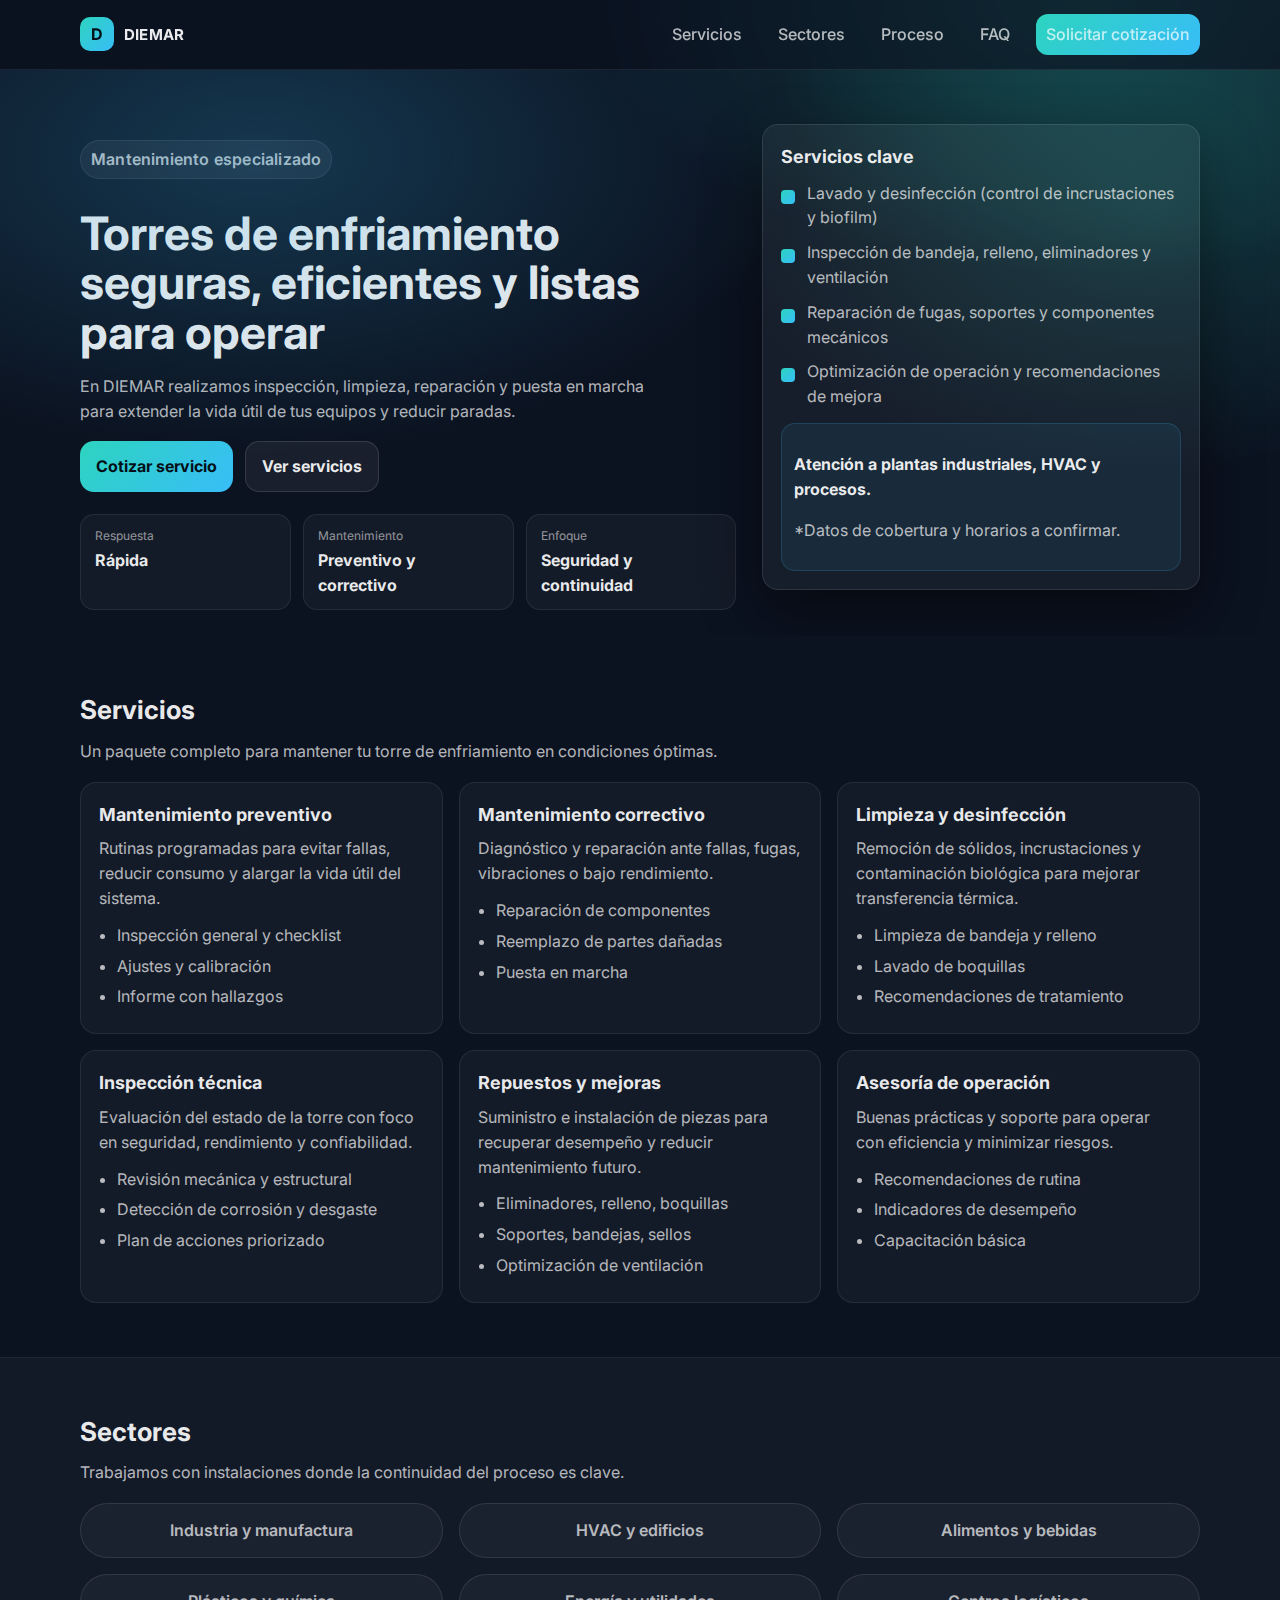
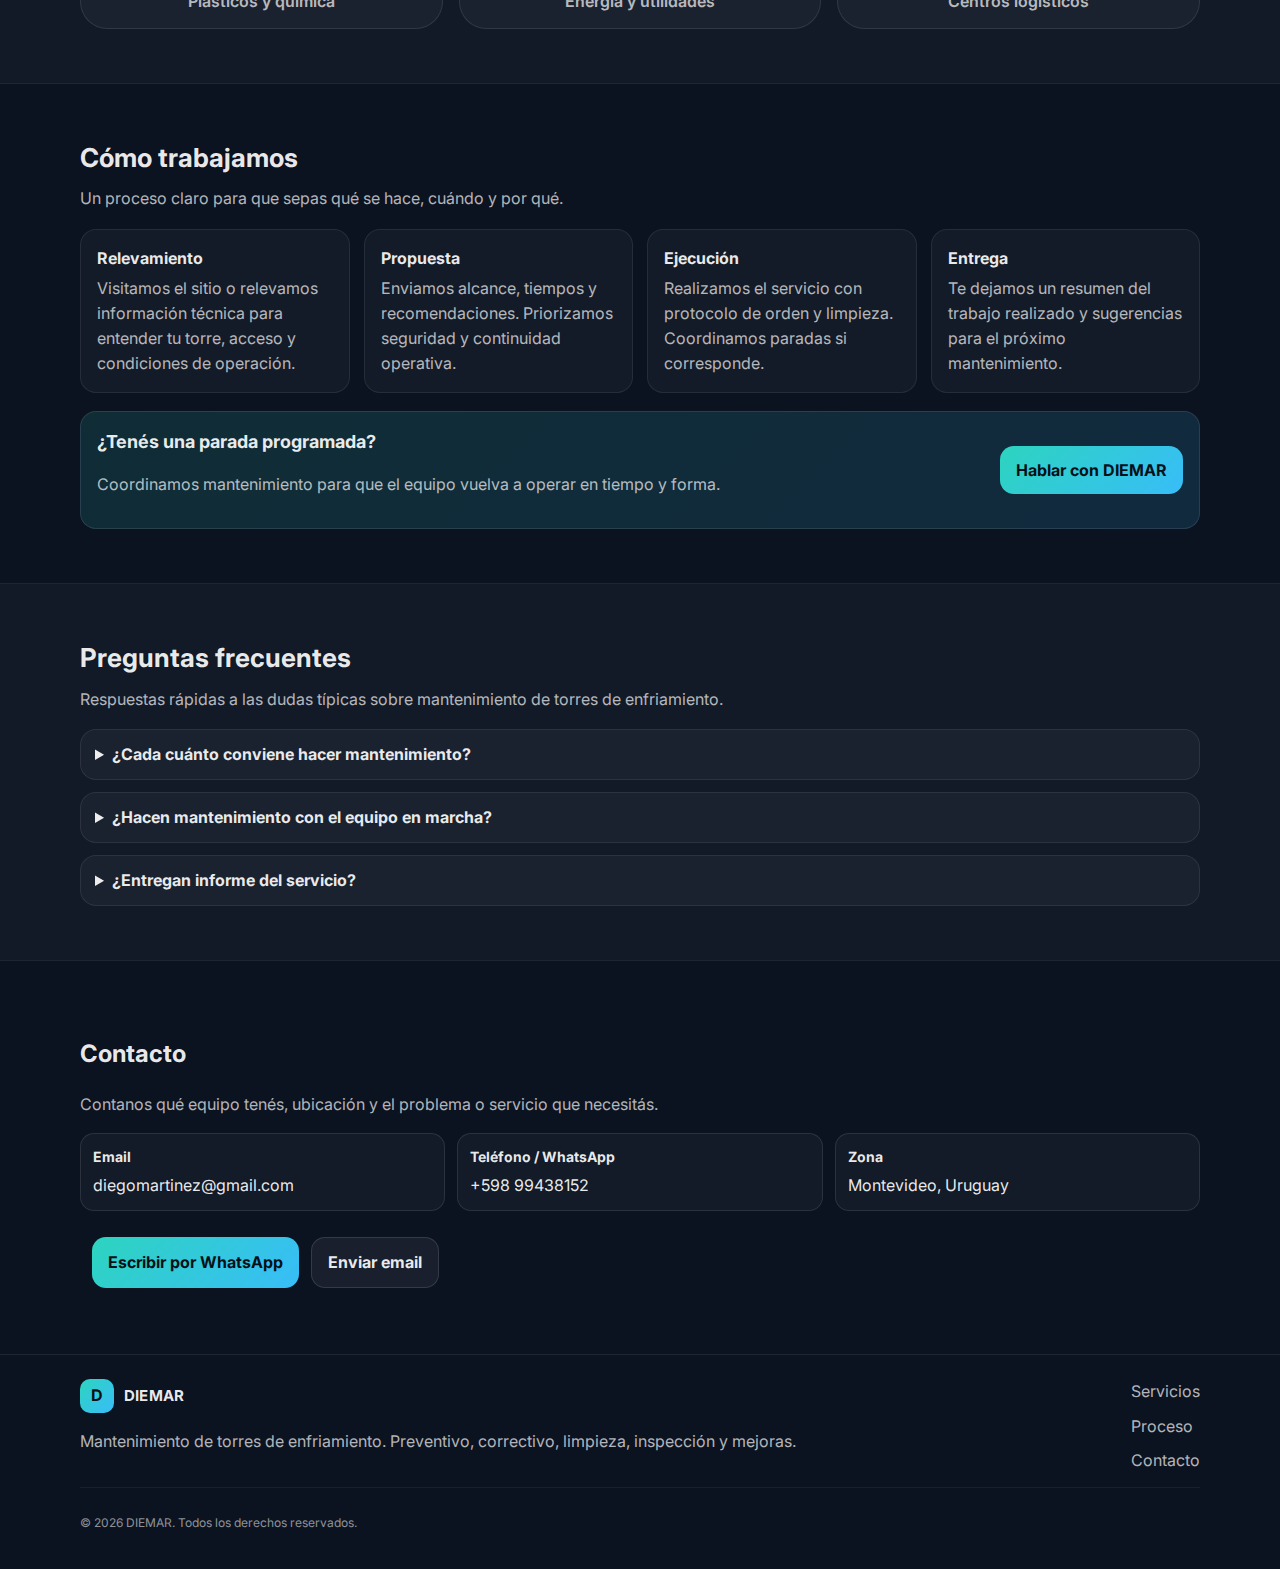
<file: index.html>
<!doctype html>
<html lang="es">
<head>
  <meta charset="utf-8" />
  <meta name="viewport" content="width=device-width, initial-scale=1" />
  <meta name="description" content="DIEMAR - Mantenimiento y servicios para torres de enfriamiento. Inspección, limpieza, reparación y puesta en marcha." />
  <title>DIEMAR | Mantenimiento de Torres de Enfriamiento</title>
  <link rel="preconnect" href="https://fonts.googleapis.com">
  <link rel="preconnect" href="https://fonts.gstatic.com" crossorigin>
  <link href="https://fonts.googleapis.com/css2?family=Inter:wght@400;500;600;700&display=swap" rel="stylesheet">
  <link rel="stylesheet" href="styles.css" />
</head>
<body>
  <a class="skip-link" href="#contenido">Saltar al contenido</a>

  <header class="site-header" id="top">
    <div class="container header-inner">
      <a class="brand" href="#top" aria-label="DIEMAR - Inicio">
        <span class="brand-mark" aria-hidden="true">D</span>
        <span class="brand-name">DIEMAR</span>
      </a>

      <button class="nav-toggle" type="button" aria-expanded="false" aria-controls="nav" data-nav-toggle>
        <span class="sr-only">Abrir menú</span>
        <span class="nav-toggle-bars" aria-hidden="true"></span>
      </button>

      <nav class="nav" id="nav" data-nav>
        <a href="#servicios">Servicios</a>
        <a href="#sectores">Sectores</a>
        <a href="#proceso">Proceso</a>
        <a href="#faq">FAQ</a>
        <a class="btn btn-sm" href="#contacto">Solicitar cotización</a>
      </nav>
    </div>
  </header>

  <main id="contenido">
    <section class="hero">
      <div class="container hero-inner">
        <div class="hero-copy">
          <p class="eyebrow">Mantenimiento especializado</p>
          <h1>Torres de enfriamiento seguras, eficientes y listas para operar</h1>
          <p class="lead">
            En DIEMAR realizamos inspección, limpieza, reparación y puesta en marcha para extender la vida útil de tus equipos y reducir paradas.
          </p>
          <div class="hero-cta">
            <a class="btn" href="#contacto">Cotizar servicio</a>
            <a class="btn btn-ghost" href="#servicios">Ver servicios</a>
          </div>
          <dl class="hero-badges" aria-label="Indicadores principales">
            <div>
              <dt>Respuesta</dt>
              <dd>Rápida</dd>
            </div>
            <div>
              <dt>Mantenimiento</dt>
              <dd>Preventivo y correctivo</dd>
            </div>
            <div>
              <dt>Enfoque</dt>
              <dd>Seguridad y continuidad</dd>
            </div>
          </dl>
        </div>

        <div class="hero-card" role="region" aria-label="Resumen de servicios">
          <h2 class="h3">Servicios clave</h2>
          <ul class="checklist">
            <li>Lavado y desinfección (control de incrustaciones y biofilm)</li>
            <li>Inspección de bandeja, relleno, eliminadores y ventilación</li>
            <li>Reparación de fugas, soportes y componentes mecánicos</li>
            <li>Optimización de operación y recomendaciones de mejora</li>
          </ul>
          <div class="note">
            <p><strong>Atención a plantas industriales, HVAC y procesos.</strong></p>
            <p class="muted">*Datos de cobertura y horarios a confirmar.</p>
          </div>
        </div>
      </div>
      <div class="hero-bg" aria-hidden="true"></div>
    </section>

    <section class="section" id="servicios">
      <div class="container">
        <div class="section-head">
          <h2>Servicios</h2>
          <p>Un paquete completo para mantener tu torre de enfriamiento en condiciones óptimas.</p>
        </div>

        <div class="grid cards">
          <article class="card">
            <h3>Mantenimiento preventivo</h3>
            <p>Rutinas programadas para evitar fallas, reducir consumo y alargar la vida útil del sistema.</p>
            <ul class="bullets">
              <li>Inspección general y checklist</li>
              <li>Ajustes y calibración</li>
              <li>Informe con hallazgos</li>
            </ul>
          </article>

          <article class="card">
            <h3>Mantenimiento correctivo</h3>
            <p>Diagnóstico y reparación ante fallas, fugas, vibraciones o bajo rendimiento.</p>
            <ul class="bullets">
              <li>Reparación de componentes</li>
              <li>Reemplazo de partes dañadas</li>
              <li>Puesta en marcha</li>
            </ul>
          </article>

          <article class="card">
            <h3>Limpieza y desinfección</h3>
            <p>Remoción de sólidos, incrustaciones y contaminación biológica para mejorar transferencia térmica.</p>
            <ul class="bullets">
              <li>Limpieza de bandeja y relleno</li>
              <li>Lavado de boquillas</li>
              <li>Recomendaciones de tratamiento</li>
            </ul>
          </article>

          <article class="card">
            <h3>Inspección técnica</h3>
            <p>Evaluación del estado de la torre con foco en seguridad, rendimiento y confiabilidad.</p>
            <ul class="bullets">
              <li>Revisión mecánica y estructural</li>
              <li>Detección de corrosión y desgaste</li>
              <li>Plan de acciones priorizado</li>
            </ul>
          </article>

          <article class="card">
            <h3>Repuestos y mejoras</h3>
            <p>Suministro e instalación de piezas para recuperar desempeño y reducir mantenimiento futuro.</p>
            <ul class="bullets">
              <li>Eliminadores, relleno, boquillas</li>
              <li>Soportes, bandejas, sellos</li>
              <li>Optimización de ventilación</li>
            </ul>
          </article>

          <article class="card">
            <h3>Asesoría de operación</h3>
            <p>Buenas prácticas y soporte para operar con eficiencia y minimizar riesgos.</p>
            <ul class="bullets">
              <li>Recomendaciones de rutina</li>
              <li>Indicadores de desempeño</li>
              <li>Capacitación básica</li>
            </ul>
          </article>
        </div>
      </div>
    </section>

    <section class="section section-alt" id="sectores">
      <div class="container">
        <div class="section-head">
          <h2>Sectores</h2>
          <p>Trabajamos con instalaciones donde la continuidad del proceso es clave.</p>
        </div>

        <div class="grid sectors">
          <div class="pill">Industria y manufactura</div>
          <div class="pill">HVAC y edificios</div>
          <div class="pill">Alimentos y bebidas</div>
          <div class="pill">Plásticos y química</div>
          <div class="pill">Energía y utilidades</div>
          <div class="pill">Centros logísticos</div>
        </div>
      </div>
    </section>

    <section class="section" id="proceso">
      <div class="container">
        <div class="section-head">
          <h2>Cómo trabajamos</h2>
          <p>Un proceso claro para que sepas qué se hace, cuándo y por qué.</p>
        </div>

        <ol class="steps">
          <li>
            <h3>Relevamiento</h3>
            <p>Visitamos el sitio o relevamos información técnica para entender tu torre, acceso y condiciones de operación.</p>
          </li>
          <li>
            <h3>Propuesta</h3>
            <p>Enviamos alcance, tiempos y recomendaciones. Priorizamos seguridad y continuidad operativa.</p>
          </li>
          <li>
            <h3>Ejecución</h3>
            <p>Realizamos el servicio con protocolo de orden y limpieza. Coordinamos paradas si corresponde.</p>
          </li>
          <li>
            <h3>Entrega</h3>
            <p>Te dejamos un resumen del trabajo realizado y sugerencias para el próximo mantenimiento.</p>
          </li>
        </ol>

        <div class="cta-band">
          <div>
            <h3 class="h3">¿Tenés una parada programada?</h3>
            <p class="muted">Coordinamos mantenimiento para que el equipo vuelva a operar en tiempo y forma.</p>
          </div>
          <a class="btn" href="#contacto">Hablar con DIEMAR</a>
        </div>
      </div>
    </section>

    <section class="section section-alt" id="faq">
      <div class="container">
        <div class="section-head">
          <h2>Preguntas frecuentes</h2>
          <p>Respuestas rápidas a las dudas típicas sobre mantenimiento de torres de enfriamiento.</p>
        </div>

        <div class="faq">
          <details>
            <summary>¿Cada cuánto conviene hacer mantenimiento?</summary>
            <div class="faq-body">
              <p>Depende del tipo de torre, carga térmica, calidad del agua y ambiente. Como base, se recomienda una rutina preventiva periódica y limpiezas según condición.</p>
            </div>
          </details>
          <details>
            <summary>¿Hacen mantenimiento con el equipo en marcha?</summary>
            <div class="faq-body">
              <p>Algunas inspecciones pueden realizarse en operación. Limpieza profunda o tareas mecánicas suelen requerir parada parcial o total por seguridad.</p>
            </div>
          </details>
          <details>
            <summary>¿Entregan informe del servicio?</summary>
            <div class="faq-body">
              <p>Sí, dejamos un resumen del trabajo y hallazgos principales, con recomendaciones para próximos pasos.</p>
            </div>
          </details>
        </div>
      </div>
    </section>

    <section class="section" id="contacto">
      <div class="container">
        <div class="contact">
          <div class="contact-copy">
            <h2>Contacto</h2>
            <p class="lead">Contanos qué equipo tenés, ubicación y el problema o servicio que necesitás.</p>

            <div class="contact-cards">
              <div class="mini-card">
                <h3 class="h4">Email</h3>
                <p><a href="mailto:diegomartinez@gmail.com">diegomartinez@gmail.com</a></p>
              </div>
              <div class="mini-card">
                <h3 class="h4">Teléfono / WhatsApp</h3>
                <p><a href="https://wa.me/59899438152" target="_blank" rel="noopener">+598 99438152</a></p>
              </div>
              <div class="mini-card">
                <h3 class="h4">Zona</h3>
                <p>Montevideo, Uruguay</p>
              </div>
            </div>

            <div class="contact-actions">
              <a class="btn" href="https://wa.me/59899438152" target="_blank" rel="noopener">Escribir por WhatsApp</a>
              <a class="btn btn-ghost" href="mailto:diegomartinez@gmail.com">Enviar email</a>
            </div>
          </div>
        </div>
      </div>
    </section>
  </main>

  <footer class="site-footer">
    <div class="container footer-inner">
      <div>
        <div class="brand footer-brand">
          <span class="brand-mark" aria-hidden="true">D</span>
          <span class="brand-name">DIEMAR</span>
        </div>
        <p class="muted">Mantenimiento de torres de enfriamiento. Preventivo, correctivo, limpieza, inspección y mejoras.</p>
      </div>
      <div class="footer-links">
        <a href="#servicios">Servicios</a>
        <a href="#proceso">Proceso</a>
        <a href="#contacto">Contacto</a>
      </div>
    </div>
    <div class="container footer-bottom">
      <p class="muted small">© <span id="year"></span> DIEMAR. Todos los derechos reservados.</p>
    </div>
  </footer>



  <script src="script.js"></script>
</body>
</html>
</file>
<file: styles.css>
:root{
  --bg: #0b1220;
  --panel: rgba(255,255,255,.06);
  --panel-2: rgba(255,255,255,.08);
  --text: rgba(255,255,255,.92);
  --muted: rgba(255,255,255,.70);
  --muted-2: rgba(255,255,255,.55);
  --brand: #2dd4bf;
  --brand-2: #38bdf8;
  --danger: #fb7185;
  --ring: rgba(45,212,191,.45);
  --shadow: 0 24px 60px rgba(0,0,0,.45);
  --radius: 16px;
  --max: 1120px;
}

*{ box-sizing: border-box; }
html{ scroll-behavior: smooth; }
body{
  margin:0;
  font-family: Inter, system-ui, -apple-system, Segoe UI, Roboto, Arial, sans-serif;
  color: var(--text);
  background: radial-gradient(1200px 600px at 30% -10%, rgba(56,189,248,.35), transparent 55%),
              radial-gradient(900px 500px at 85% 0%, rgba(45,212,191,.25), transparent 55%),
              var(--bg);
  line-height: 1.55;
}

a{ color: inherit; text-decoration: none; }
a:hover{ text-decoration: underline; }

.container{
  width: min(var(--max), calc(100% - 40px));
  margin: 0 auto;
}

.skip-link{
  position:absolute;
  left:-999px;
  top:10px;
  background:#fff;
  color:#000;
  padding:10px 12px;
  border-radius: 10px;
  z-index: 1000;
}
.skip-link:focus{ left: 12px; }

.site-header{
  position: sticky;
  top: 0;
  z-index: 100;
  backdrop-filter: blur(12px);
  background: rgba(11,18,32,.55);
  border-bottom: 1px solid rgba(255,255,255,.08);
}
.header-inner{
  display:flex;
  align-items:center;
  justify-content: space-between;
  gap: 16px;
  padding: 14px 0;
}

.brand{
  display:flex;
  align-items:center;
  gap: 10px;
  font-weight: 700;
  letter-spacing: .2px;
  text-decoration: none;
}

.brand:hover{  
  text-decoration: none;
  color: rgb(206, 206, 206);
}

.brand-mark{
  display:grid;
  place-items:center;
  width: 34px;
  height: 34px;
  border-radius: 10px;
  background: linear-gradient(135deg, var(--brand), var(--brand-2));
  color: #041018;
}
.brand-name{ font-size: 15px; text-decoration: none; }

.brand-name:hover{ 
  text-decoration: none;
  
}

.nav{
  display:flex;
  align-items:center;
  gap: 16px;
}
.nav a{
  padding: 8px 10px;
  border-radius: 12px;
  color: var(--muted);
  text-decoration: none;
  font-weight: 500;
}
.nav a:hover{ background: rgba(255,255,255,.06); color: var(--text); text-decoration: none; }

.nav-toggle{
  display:none;
  border: 1px solid rgba(255,255,255,.12);
  background: rgba(255,255,255,.04);
  color: var(--text);
  border-radius: 12px;
  padding: 10px;
  cursor:pointer;
}
.nav-toggle:focus-visible{ outline: 3px solid var(--ring); outline-offset: 2px; }
.nav-toggle-bars{
  display:block;
  width: 20px;
  height: 2px;
  background: var(--text);
  position: relative;
}
.nav-toggle-bars::before,
.nav-toggle-bars::after{
  content:"";
  position:absolute;
  left:0;
  width:20px;
  height:2px;
  background: var(--text);
}
.nav-toggle-bars::before{ top: -6px; }
.nav-toggle-bars::after{ top: 6px; }

.btn{
  display:inline-flex;
  align-items:center;
  justify-content:center;
  gap: 10px;
  padding: 12px 16px;
  border-radius: 14px;
  background: linear-gradient(135deg, var(--brand), var(--brand-2));
  color: #041018;
  font-weight: 700;
  border: none;
  cursor:pointer;
  text-decoration:none;
}
.btn:hover{ filter: brightness(1.05); text-decoration:none; }
.btn:focus-visible{ outline: 3px solid var(--ring); outline-offset: 2px; }
.btn-sm{ padding: 10px 12px; border-radius: 12px; }
.btn-ghost{
  background: rgba(255,255,255,.06);
  color: var(--text);
  border: 1px solid rgba(255,255,255,.12);
}

.hero{
  position: relative;
  overflow:hidden;
}
.hero-inner{
  display:grid;
  grid-template-columns: 1.2fr .8fr;
  gap: 26px;
  align-items: start;
  padding: 54px 0 26px;
}
.hero-bg{
  position:absolute;
  inset: 0;
  background:
    radial-gradient(900px 500px at 20% 15%, rgba(56,189,248,.22), transparent 60%),
    radial-gradient(800px 480px at 90% 25%, rgba(45,212,191,.18), transparent 55%);
  pointer-events:none;
}

.eyebrow{
  display:inline-block;
  color: var(--muted);
  font-weight: 600;
  letter-spacing: .2px;
  padding: 6px 10px;
  border-radius: 999px;
  background: rgba(255,255,255,.06);
  border: 1px solid rgba(255,255,255,.08);
}

h1{
  font-size: clamp(30px, 3.6vw, 48px);
  line-height: 1.08;
  margin: 14px 0 14px;
}

.lead{
  font-size: 16px;
  color: var(--muted);
  max-width: 58ch;
}

.hero-cta{ display:flex; gap: 12px; margin-top: 18px; flex-wrap: wrap; }

.hero-badges{
  display:grid;
  grid-template-columns: repeat(3, minmax(0, 1fr));
  gap: 12px;
  margin: 22px 0 0;
}
.hero-badges > div{
  padding: 12px 14px;
  border-radius: 14px;
  background: rgba(255,255,255,.04);
  border: 1px solid rgba(255,255,255,.08);
}
.hero-badges dt{ font-size: 12px; color: var(--muted-2); }
.hero-badges dd{ margin: 2px 0 0; font-weight: 700; }

.hero-card{
  position: relative;
  z-index: 1;
  border-radius: var(--radius);
  padding: 18px 18px;
  background: rgba(255,255,255,.05);
  border: 1px solid rgba(255,255,255,.10);
  box-shadow: var(--shadow);
}

.h3{ font-size: 18px; margin: 0 0 10px; }
.h4{ font-size: 14px; margin: 0 0 6px; }

.checklist{
  list-style: none;
  padding: 0;
  margin: 0;
  display:grid;
  gap: 10px;
}
.checklist li{
  position: relative;
  padding-left: 26px;
  color: var(--muted);
}
.checklist li::before{
  content: "";
  position:absolute;
  left: 0;
  top: 9px;
  width: 14px;
  height: 14px;
  border-radius: 4px;
  background: linear-gradient(135deg, var(--brand), var(--brand-2));
}

.note{
  margin-top: 14px;
  padding: 12px 12px;
  border-radius: 14px;
  background: rgba(56,189,248,.08);
  border: 1px solid rgba(56,189,248,.18);
}

.section{ padding: 54px 0; position: relative; }
.section-alt{ background: rgba(255,255,255,.03); border-top: 1px solid rgba(255,255,255,.06); border-bottom: 1px solid rgba(255,255,255,.06); }
.section-head{ margin-bottom: 18px; }
.section-head h2{ margin: 0 0 8px; font-size: 26px; }
.section-head p{ margin: 0; color: var(--muted); max-width: 70ch; }

.grid{ display:grid; gap: 16px; }
.cards{ grid-template-columns: repeat(3, minmax(0, 1fr)); }
.card{
  padding: 18px 18px;
  border-radius: var(--radius);
  background: rgba(255,255,255,.04);
  border: 1px solid rgba(255,255,255,.08);
}
.card h3{ margin: 0 0 8px; font-size: 18px; }
.card p{ margin: 0 0 12px; color: var(--muted); }

.bullets{ margin: 0; padding-left: 18px; color: var(--muted); }
.bullets li{ margin: 6px 0; }

.sectors{ grid-template-columns: repeat(3, minmax(0, 1fr)); }
.pill{
  padding: 14px 14px;
  border-radius: 999px;
  border: 1px solid rgba(255,255,255,.10);
  background: rgba(255,255,255,.04);
  text-align:center;
  font-weight: 600;
  color: var(--muted);
}

.steps{
  list-style: none;
  padding: 0;
  margin: 0;
  display:grid;
  grid-template-columns: repeat(4, minmax(0, 1fr));
  gap: 14px;
}
.steps li{
  border-radius: var(--radius);
  padding: 16px 16px;
  background: rgba(255,255,255,.04);
  border: 1px solid rgba(255,255,255,.08);
}
.steps h3{ margin: 0 0 6px; font-size: 16px; }
.steps p{ margin: 0; color: var(--muted); }

.cta-band{
  margin-top: 18px;
  display:flex;
  align-items:center;
  justify-content: space-between;
  gap: 16px;
  padding: 16px 16px;
  border-radius: var(--radius);
  background: linear-gradient(135deg, rgba(45,212,191,.14), rgba(56,189,248,.14));
  border: 1px solid rgba(255,255,255,.10);
}

.muted{ color: var(--muted); }
.small{ font-size: 12px; color: var(--muted-2); }

.faq{ display:grid; gap: 12px; }
.faq details{
  border-radius: var(--radius);
  background: rgba(255,255,255,.04);
  border: 1px solid rgba(255,255,255,.08);
  padding: 12px 14px;
}
.faq summary{
  cursor: pointer;
  font-weight: 700;
}
.faq-body{ padding-top: 10px; color: var(--muted); }

.contact{
  display:grid;
  grid-template-columns: 1fr;
  gap: 18px;
  align-items: start;
}
.contact-cards{
  display:grid;
  grid-template-columns: repeat(3, minmax(0, 1fr));
  gap: 12px;
  margin-top: 16px;
}
.contact-actions{
  display:flex;
  padding: 12px 12px;
  gap: 12px;
  margin-top: 14px;
  flex-wrap: wrap;
}
.mini-card{
  padding: 12px 12px;
  border-radius: 14px;
  border: 1px solid rgba(255,255,255,.10);
  background: rgba(255,255,255,.04);
}
.mini-card p{
  margin: 0;
}
.mini-card a{
  display: inline-block;
  max-width: 100%;
  overflow-wrap: anywhere;
  word-break: break-word;
  text-decoration: none;
  color: var(--text);
}
.mini-card a:hover{ text-decoration: underline; }

.form{
  border-radius: var(--radius);
  padding: 16px 16px;
  background: rgba(255,255,255,.05);
  border: 1px solid rgba(255,255,255,.10);
}
.field{ display:grid; gap: 6px; margin-bottom: 12px; }
label{ font-weight: 600; color: var(--muted); font-size: 13px; }
input, textarea{
  width: 100%;
  border-radius: 14px;
  border: 1px solid rgba(255,255,255,.12);
  background: rgba(0,0,0,.20);
  padding: 12px 12px;
  color: var(--text);
  font: inherit;
}
input::placeholder, textarea::placeholder{ color: rgba(255,255,255,.45); }
input:focus, textarea:focus{ outline: 3px solid var(--ring); border-color: transparent; }

.site-footer{
  border-top: 1px solid rgba(255,255,255,.08);
  padding: 24px 0;
}
.footer-inner{
  display:flex;
  justify-content: space-between;
  gap: 20px;
  align-items: start;
}
.footer-links{ display:grid; gap: 10px; }
.footer-links a{ color: var(--muted); }
.footer-links a:hover{ color: var(--text); }
.footer-bottom{ padding-top: 14px; border-top: 1px solid rgba(255,255,255,.06); margin-top: 14px; }

.sr-only{
  position:absolute;
  width:1px;
  height:1px;
  padding:0;
  margin:-1px;
  overflow:hidden;
  clip: rect(0,0,0,0);
  white-space: nowrap;
  border:0;
}

.toast{
  position: fixed;
  right: 16px;
  bottom: 16px;
  display:flex;
  gap: 10px;
  align-items: center;
  border-radius: 14px;
  padding: 12px 12px;
  background: rgba(0,0,0,.55);
  border: 1px solid rgba(255,255,255,.12);
  backdrop-filter: blur(10px);
  max-width: min(420px, calc(100% - 32px));
}
.toast-text{ margin: 0; color: var(--text); }
.toast-close{
  width: 34px;
  height: 34px;
  border-radius: 12px;
  border: 1px solid rgba(255,255,255,.16);
  background: rgba(255,255,255,.06);
  color: var(--text);
  cursor:pointer;
}

@media (max-width: 980px){
  .hero-inner{ grid-template-columns: 1fr; padding-top: 44px; }
  .cards{ grid-template-columns: repeat(2, minmax(0, 1fr)); }
  .steps{ grid-template-columns: repeat(2, minmax(0, 1fr)); }
  .contact{ grid-template-columns: 1fr; }
}

@media (max-width: 720px){
  .nav-toggle{ display:inline-flex; }
  .nav{
    position: absolute;
    right: 20px;
    top: 64px;
    width: min(320px, calc(100vw - 40px));
    display:none;
    flex-direction: column;
    align-items: stretch;
    gap: 6px;
    padding: 10px;
    border-radius: 16px;
    background: rgba(11,18,32,.92);
    border: 1px solid rgba(255,255,255,.10);
    box-shadow: var(--shadow);
  }
  .nav.is-open{ display:flex; }
  .nav a{ padding: 12px 12px; }
  .cards{ grid-template-columns: 1fr; }
  .sectors{ grid-template-columns: 1fr; }
  .contact-cards{ grid-template-columns: 1fr; }
  .hero-badges{ grid-template-columns: 1fr; }
  .footer-inner{ flex-direction: column; }
  .cta-band{ flex-direction: column; align-items: stretch; }
}
</file>
